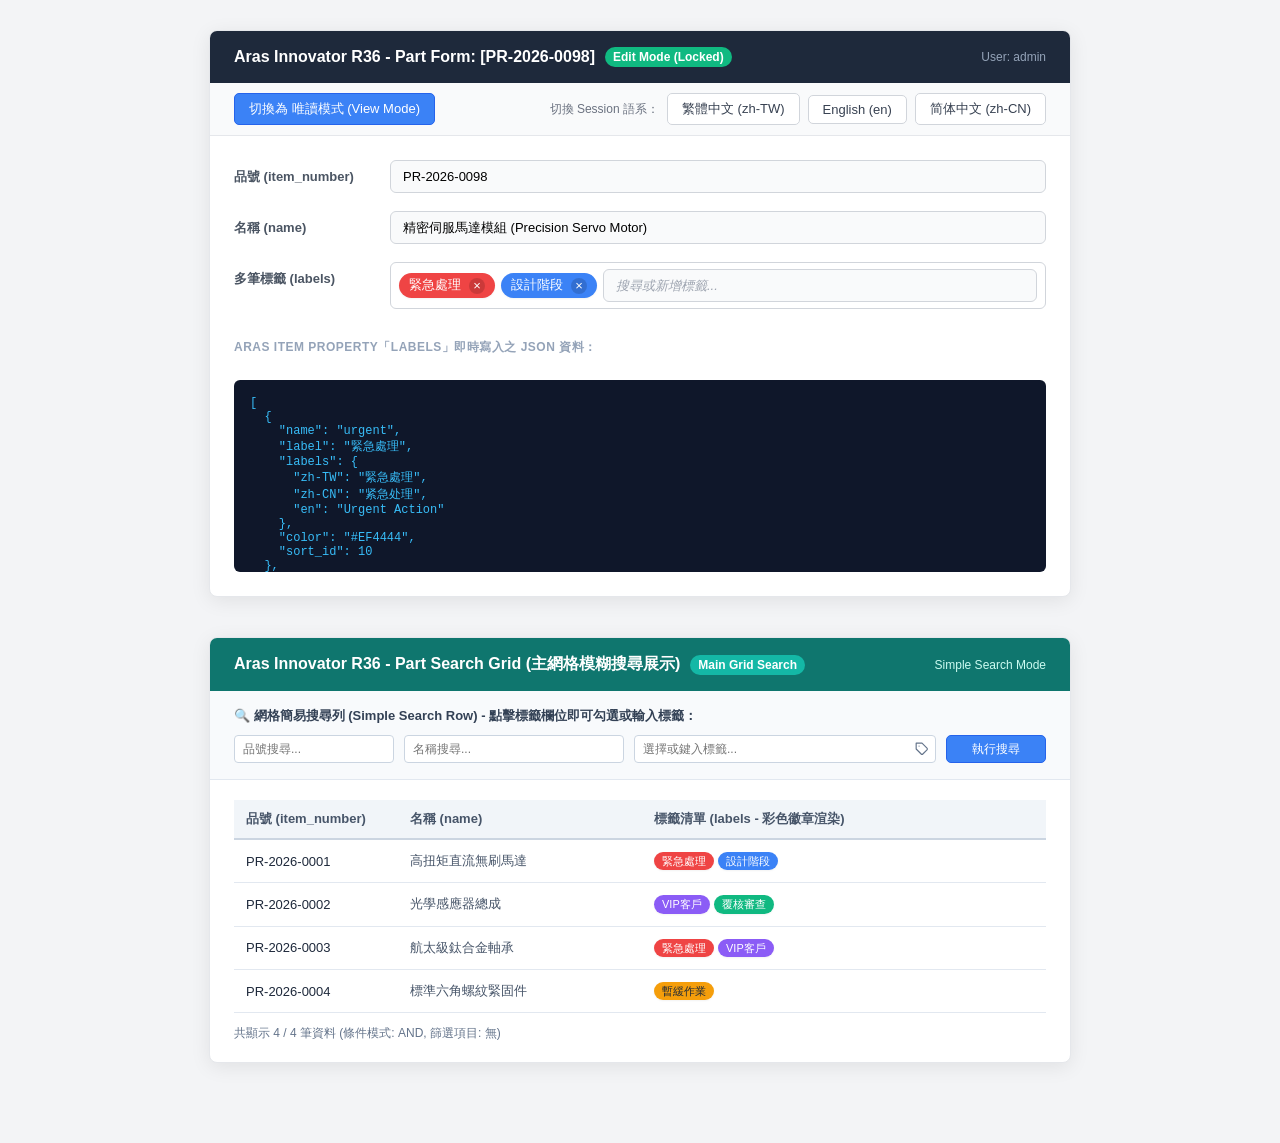
<file: tests/demo/index.html>
<!DOCTYPE html>
<html lang="zh-TW">
<head>
  <meta charset="UTF-8" />
  <meta name="viewport" content="width=device-width, initial-scale=1.0" />
  <title>Aras Innovator R36 - Multi-Label Form Field 模擬測試展示</title>
  <link rel="stylesheet" href="../../src/styles/label-widget.css" />
  <style>
    body {
      font-family: -apple-system, BlinkMacSystemFont, "Segoe UI", Roboto, "Helvetica Neue", Arial, sans-serif;
      background-color: #F3F4F6;
      margin: 0;
      padding: 30px 20px;
      color: #1F2937;
    }
    .aras-window {
      max-width: 860px;
      margin: 0 auto;
      background: #FFFFFF;
      border-radius: 8px;
      box-shadow: 0 4px 20px rgba(0, 0, 0, 0.08);
      overflow: hidden;
      border: 1px solid #E5E7EB;
    }
    .aras-header {
      background: #1E293B;
      color: #FFFFFF;
      padding: 16px 24px;
      display: flex;
      justify-content: space-between;
      align-items: center;
    }
    .aras-header h1 {
      font-size: 16px;
      margin: 0;
      font-weight: 600;
      display: flex;
      align-items: center;
      gap: 10px;
    }
    .aras-status-pill {
      font-size: 12px;
      padding: 3px 8px;
      border-radius: 12px;
      background: #10B981;
      color: #FFFFFF;
    }
    .aras-toolbar {
      background: #F9FAFB;
      border-bottom: 1px solid #E5E7EB;
      padding: 10px 24px;
      display: flex;
      gap: 12px;
      align-items: center;
    }
    .aras-btn {
      padding: 6px 14px;
      font-size: 13px;
      border-radius: 5px;
      border: 1px solid #D1D5DB;
      background: #FFFFFF;
      cursor: pointer;
      color: #374151;
      transition: all 0.15s;
    }
    .aras-btn:hover {
      background: #F3F4F6;
      border-color: #9CA3AF;
    }
    .aras-btn.primary {
      background: #3B82F6;
      color: #FFFFFF;
      border-color: #2563EB;
    }
    .aras-btn.primary:hover {
      background: #2563EB;
    }
    .aras-form-body {
      padding: 24px;
    }
    .form-grid {
      display: grid;
      grid-template-columns: 140px 1fr;
      gap: 18px 16px;
      align-items: start;
    }
    .field-label {
      font-size: 13px;
      font-weight: 600;
      color: #4B5563;
      padding-top: 8px;
    }
    .field-control input[type="text"] {
      width: 100%;
      padding: 8px 12px;
      font-size: 13px;
      border: 1px solid #D1D5DB;
      border-radius: 6px;
      box-sizing: border-box;
      background: #F9FAFB;
    }
    .preview-box {
      margin-top: 24px;
      background: #0F172A;
      color: #38BDF8;
      padding: 16px;
      border-radius: 6px;
      font-family: monospace;
      font-size: 12px;
      white-space: pre-wrap;
      word-break: break-all;
      max-height: 160px;
      overflow-y: auto;
    }
    .preview-title {
      font-size: 12px;
      color: #94A3B8;
      margin-bottom: 6px;
      font-weight: 600;
      text-transform: uppercase;
      letter-spacing: 0.5px;
    }
  </style>
</head>
<body>

  <div class="aras-window">
    <!-- 表單標題 -->
    <div class="aras-header">
      <h1>
        <span>Aras Innovator R36 - Part Form: [PR-2026-0098]</span>
        <span class="aras-status-pill" id="modeIndicator">Edit Mode (Locked)</span>
      </h1>
      <span style="font-size: 12px; color: #94A3B8;">User: admin</span>
    </div>

    <!-- 模擬工具列 -->
    <div class="aras-toolbar">
      <button class="aras-btn primary" id="btnToggleMode">切換為 唯讀模式 (View Mode)</button>
      <div style="margin-left: auto; display: flex; align-items: center; gap: 8px;">
        <span style="font-size: 12px; color: #6B7280;">切換 Session 語系：</span>
        <button class="aras-btn" id="btnLangZhTW">繁體中文 (zh-TW)</button>
        <button class="aras-btn" id="btnLangEn">English (en)</button>
        <button class="aras-btn" id="btnLangZhCN">简体中文 (zh-CN)</button>
      </div>
    </div>

    <!-- 表單主體 -->
    <div class="aras-form-body">
      <div class="form-grid">
        <div class="field-label">品號 (item_number)</div>
        <div class="field-control">
          <input type="text" value="PR-2026-0098" readonly />
        </div>

        <div class="field-label">名稱 (name)</div>
        <div class="field-control">
          <input type="text" value="精密伺服馬達模組 (Precision Servo Motor)" readonly />
        </div>

        <div class="field-label">多筆標籤 (labels)</div>
        <div class="field-control">
          <!-- 這是我們的自訂 Client Form Field 掛載點 -->
          <div id="labelFieldMountPoint"></div>
        </div>
      </div>

      <!-- 即時屬性儲存監視器 -->
      <div class="preview-title" style="margin-top: 30px;">Aras Item Property「labels」即時寫入之 JSON 資料：</div>
      <div class="preview-box" id="jsonMonitor">[]</div>
    </div>
  </div>

  <!-- 載入模組 -->
  <link rel="stylesheet" href="../../src/search/search-widget.css" />
  <script src="../../src/models/LabelTag.js"></script>
  <script src="../../src/core/LabelStore.js"></script>
  <script src="../../src/core/LabelRenderer.js"></script>
  <script src="../../src/adapter/IArasAdapter.js"></script>
  <script src="../../src/adapter/MockArasAdapter.js"></script>
  <script src="../../src/controller/MultiLabelController.js"></script>
  <script src="../../src/search/SearchCriteriaTranslator.js"></script>
  <script src="../../src/search/GridCellFormatter.js"></script>
  <script src="../../src/search/LabelSearchWidget.js"></script>

  <!-- 模擬 Aras 主網格搜尋 (Main Grid Search) 區塊 -->
  <div class="aras-window" style="margin-top: 40px; margin-bottom: 50px;">
    <div class="aras-header" style="background: #0F766E;">
      <h1>
        <span>Aras Innovator R36 - Part Search Grid (主網格模糊搜尋展示)</span>
        <span class="aras-status-pill" style="background: #14B8A6;">Main Grid Search</span>
      </h1>
      <span style="font-size: 12px; color: #CCFBF1;">Simple Search Mode</span>
    </div>

    <!-- 搜尋工具與欄位過濾列 -->
    <div style="padding: 16px 24px; background: #F8FAFC; border-bottom: 1px solid #E2E8F0;">
      <div style="font-size: 13px; font-weight: 600; color: #334155; margin-bottom: 10px;">
        🔍 網格簡易搜尋列 (Simple Search Row) - 點擊標籤欄位即可勾選或輸入標籤：
      </div>
      <div style="display: grid; grid-template-columns: 160px 220px 1fr 100px; gap: 10px; align-items: center;">
        <div>
          <input type="text" placeholder="品號搜尋..." style="width: 100%; height: 28px; padding: 4px 8px; font-size: 12px; border: 1px solid #CBD5E1; border-radius: 4px; box-sizing: border-box;" readonly />
        </div>
        <div>
          <input type="text" placeholder="名稱搜尋..." style="width: 100%; height: 28px; padding: 4px 8px; font-size: 12px; border: 1px solid #CBD5E1; border-radius: 4px; box-sizing: border-box;" readonly />
        </div>
        <!-- 這是搜尋列的多標籤掛載點 -->
        <div id="searchWidgetMountPoint"></div>
        <div>
          <button class="aras-btn primary" id="btnRunSearch" style="width: 100%; height: 28px; padding: 0; font-size: 12px;">執行搜尋</button>
        </div>
      </div>
    </div>

    <!-- 搜尋結果資料表格 -->
    <div style="padding: 20px 24px;">
      <table style="width: 100%; border-collapse: collapse; font-size: 13px; text-align: left;">
        <thead>
          <tr style="background: #F1F5F9; border-bottom: 2px solid #CBD5E1; color: #475569;">
            <th style="padding: 10px 12px; width: 140px;">品號 (item_number)</th>
            <th style="padding: 10px 12px; width: 220px;">名稱 (name)</th>
            <th style="padding: 10px 12px;">標籤清單 (labels - 彩色徽章渲染)</th>
          </tr>
        </thead>
        <tbody id="gridTableBody">
          <!-- 資料列由 JS 動態渲染 -->
        </tbody>
      </table>
      <div id="gridSearchStatus" style="margin-top: 12px; font-size: 12px; color: #64748B;"></div>
    </div>
  </div>

  <script>
    // 1. 初始化表單環境
    const mockAdapter = new MockArasAdapter({
      currentLanguage: "zh-TW",
      editMode: true,
      onPropertyChangeCallback: (prop, val) => {
        updateMonitor(val);
      }
    });

    const defaultData = JSON.stringify([
      {
        name: "urgent",
        label: "緊急處理",
        labels: { "zh-TW": "緊急處理", "zh-CN": "紧急处理", "en": "Urgent Action" },
        color: "#EF4444",
        sort_id: 10
      },
      {
        name: "design",
        label: "設計階段",
        labels: { "zh-TW": "設計階段", "zh-CN": "设计阶段", "en": "Design Stage" },
        color: "#3B82F6",
        sort_id: 30
      }
    ]);
    mockAdapter.setPropertyValue("labels", defaultData);

    const controller = new MultiLabelController({
      container: "labelFieldMountPoint",
      propertyName: "labels",
      labelCategoryName: "Part_Labels",
      adapter: mockAdapter
    });

    controller.init().then(() => {
      updateMonitor(mockAdapter.getPropertyValue("labels"));
    });

    function updateMonitor(val) {
      const el = document.getElementById("jsonMonitor");
      try {
        const obj = JSON.parse(val || "[]");
        el.textContent = JSON.stringify(obj, null, 2);
      } catch (e) {
        el.textContent = val;
      }
    }

    // 模式切換按鈕
    const btnToggleMode = document.getElementById("btnToggleMode");
    const modeIndicator = document.getElementById("modeIndicator");
    btnToggleMode.addEventListener("click", () => {
      const current = mockAdapter.isEditMode();
      const next = !current;
      mockAdapter.setEditMode(next);
      controller.setEditMode(next);

      if (next) {
        btnToggleMode.textContent = "切換為 唯讀模式 (View Mode)";
        modeIndicator.textContent = "Edit Mode (Locked)";
        modeIndicator.style.background = "#10B981";
      } else {
        btnToggleMode.textContent = "切換為 編輯模式 (Edit Mode)";
        modeIndicator.textContent = "View Mode (Read-Only)";
        modeIndicator.style.background = "#6B7280";
      }
    });

    // 語系切換按鈕
    let currentSessionLang = "zh-TW";
    function setSystemLanguage(lang) {
      currentSessionLang = lang;
      mockAdapter.setLanguage(lang);
      controller.changeLanguage(lang);
      if (searchWidget) searchWidget.setLanguage(lang);
      renderGridTable(); // 刷新表格
    }

    document.getElementById("btnLangZhTW").addEventListener("click", () => setSystemLanguage("zh-TW"));
    document.getElementById("btnLangEn").addEventListener("click", () => setSystemLanguage("en"));
    document.getElementById("btnLangZhCN").addEventListener("click", () => setSystemLanguage("zh-CN"));

    // ==========================================
    // 2. 主網格搜尋與多標籤過濾邏輯
    // ==========================================
    const sampleRecords = [
      {
        item_number: "PR-2026-0001",
        name: "高扭矩直流無刷馬達",
        labels: JSON.stringify([
          { name: "urgent", label: "緊急處理", labels: { "zh-TW": "緊急處理", "en": "Urgent Action", "zh-CN": "紧急处理" }, color: "#EF4444", sort_id: 10 },
          { name: "design", label: "設計階段", labels: { "zh-TW": "設計階段", "en": "Design Stage", "zh-CN": "设计阶段" }, color: "#3B82F6", sort_id: 30 }
        ])
      },
      {
        item_number: "PR-2026-0002",
        name: "光學感應器總成",
        labels: JSON.stringify([
          { name: "vip", label: "VIP客戶", labels: { "zh-TW": "VIP客戶", "en": "VIP Customer", "zh-CN": "VIP客户" }, color: "#8B5CF6", sort_id: 20 },
          { name: "review", label: "覆核審查", labels: { "zh-TW": "覆核審查", "en": "In Review", "zh-CN": "复核审查" }, color: "#10B981", sort_id: 40 }
        ])
      },
      {
        item_number: "PR-2026-0003",
        name: "航太級鈦合金軸承",
        labels: JSON.stringify([
          { name: "urgent", label: "緊急處理", labels: { "zh-TW": "緊急處理", "en": "Urgent Action", "zh-CN": "紧急处理" }, color: "#EF4444", sort_id: 10 },
          { name: "vip", label: "VIP客戶", labels: { "zh-TW": "VIP客戶", "en": "VIP Customer", "zh-CN": "VIP客户" }, color: "#8B5CF6", sort_id: 20 }
        ])
      },
      {
        item_number: "PR-2026-0004",
        name: "標準六角螺紋緊固件",
        labels: JSON.stringify([
          { name: "hold", label: "暫緩作業", labels: { "zh-TW": "暫緩作業", "en": "On Hold", "zh-CN": "暂缓作业" }, color: "#F59E0B", sort_id: 50 }
        ])
      }
    ];

    let currentFilterCriteria = { tagKeys: [], rawInput: "", mode: "AND" };

    // 初始化搜尋列組件
    const searchWidget = new LabelSearchWidget({
      container: "searchWidgetMountPoint",
      availableTags: mockAdapter.mockTags,
      currentLanguage: currentSessionLang,
      defaultMode: "AND",
      onApplySearch: (criteria) => {
        currentFilterCriteria = criteria;
        renderGridTable();
      }
    });

    document.getElementById("btnRunSearch").addEventListener("click", () => {
      searchWidget.parseInputAndSearch();
    });

    function renderGridTable() {
      const tbody = document.getElementById("gridTableBody");
      tbody.innerHTML = "";

      const terms = currentFilterCriteria.tagKeys && currentFilterCriteria.tagKeys.length > 0 
        ? currentFilterCriteria.tagKeys 
        : SearchCriteriaTranslator.parseTerms(currentFilterCriteria.rawInput);

      const filtered = sampleRecords.filter((rec) => {
        if (terms.length === 0) return true;
        return SearchCriteriaTranslator.matchesRecord(rec.labels, terms, currentFilterCriteria.mode);
      });

      if (filtered.length === 0) {
        tbody.innerHTML = `<tr><td colspan="3" style="text-align: center; padding: 24px; color: #94A3B8;">查無符合所選標籤的資料項目</td></tr>`;
      } else {
        filtered.forEach((rec) => {
          const tr = document.createElement("tr");
          tr.style.borderBottom = "1px solid #E2E8F0";
          tr.innerHTML = `
            <td style="padding: 10px 12px; font-weight: 500; color: #1E293B;">${rec.item_number}</td>
            <td style="padding: 10px 12px; color: #475569;">${rec.name}</td>
            <td style="padding: 10px 12px;">${GridCellFormatter.formatToHTML(rec.labels, currentSessionLang)}</td>
          `;
          tbody.appendChild(tr);
        });
      }

      const statusEl = document.getElementById("gridSearchStatus");
      statusEl.textContent = `共顯示 ${filtered.length} / ${sampleRecords.length} 筆資料 (條件模式: ${currentFilterCriteria.mode}, 篩選項目: ${terms.length > 0 ? terms.join(', ') : '無'})`;
    }

    // 初始化渲染表格
    renderGridTable();
  </script>

</body>
</html>
</file>
<file: src/styles/label-widget.css>
/**
 * @file label-widget.css
 * @description Aras Innovator R36 多標籤 Form Field 視覺風格樣式表
 * 具備色彩徽章、流暢微動效、聚焦外框、下拉候選搜尋面板與唯讀防護。
 */

/* 根容器與變數設定 */
:root {
  --bcs-tag-font-family: -apple-system, BlinkMacSystemFont, "Segoe UI", Roboto, Helvetica, Arial, sans-serif;
  --bcs-tag-bg: #FFFFFF;
  --bcs-tag-border: #D1D5DB;
  --bcs-tag-border-focus: #3B82F6;
  --bcs-tag-shadow-focus: 0 0 0 3px rgba(59, 130, 246, 0.2);
  --bcs-tag-text-muted: #6B7280;
  --bcs-tag-dropdown-bg: #FFFFFF;
  --bcs-tag-dropdown-shadow: 0 10px 25px -5px rgba(0, 0, 0, 0.1), 0 8px 10px -6px rgba(0, 0, 0, 0.1);
  --bcs-tag-radius: 6px;
  --bcs-tag-transition: all 0.18s cubic-bezier(0.4, 0, 0.2, 1);
}

/* 主容器 */
.bcs-multi-label-container {
  position: relative;
  font-family: var(--bcs-tag-font-family);
  width: 100%;
  max-width: 100%;
  box-sizing: border-box;
}

/* 標籤輸入包裝外框 */
.bcs-tag-wrapper {
  display: flex;
  flex-wrap: wrap;
  align-items: center;
  gap: 6px;
  padding: 6px 8px;
  min-height: 40px;
  background-color: var(--bcs-tag-bg);
  border: 1px solid var(--bcs-tag-border);
  border-radius: var(--bcs-tag-radius);
  transition: var(--bcs-tag-transition);
  cursor: text;
  box-sizing: border-box;
}

.bcs-tag-wrapper:hover {
  border-color: #9CA3AF;
}

.bcs-tag-wrapper.is-focused {
  border-color: var(--bcs-tag-border-focus);
  box-shadow: var(--bcs-tag-shadow-focus);
}

/* 唯讀狀態外框 */
.bcs-tag-wrapper.is-readonly {
  background-color: #F9FAFB;
  border-color: #E5E7EB;
  cursor: default;
}

.bcs-tag-wrapper.is-readonly:hover {
  border-color: #E5E7EB;
}

/* 標籤徽章 (Chip / Badge) */
.bcs-tag-badge {
  display: inline-flex;
  align-items: center;
  gap: 6px;
  padding: 3px 10px;
  border-radius: 9999px;
  font-size: 13px;
  font-weight: 500;
  line-height: 1.4;
  color: #FFFFFF;
  box-shadow: 0 1px 2px 0 rgba(0, 0, 0, 0.05);
  transition: var(--bcs-tag-transition);
  user-select: none;
  animation: bcsTagPopIn 0.2s cubic-bezier(0.175, 0.885, 0.32, 1.275);
}

.bcs-tag-badge:hover {
  transform: translateY(-1px);
  box-shadow: 0 3px 6px -1px rgba(0, 0, 0, 0.12);
}

/* 標籤刪除按鈕 (x) */
.bcs-tag-remove-btn {
  display: inline-flex;
  align-items: center;
  justify-content: center;
  width: 16px;
  height: 16px;
  margin-left: 2px;
  border-radius: 50%;
  background: rgba(0, 0, 0, 0.15);
  color: inherit;
  font-size: 13px;
  line-height: 1;
  cursor: pointer;
  border: none;
  padding: 0;
  transition: var(--bcs-tag-transition);
}

.bcs-tag-remove-btn:hover {
  background: rgba(0, 0, 0, 0.35);
}

/* 搜尋/輸入框 */
.bcs-tag-input {
  flex: 1 1 120px;
  min-width: 80px;
  border: none;
  outline: none;
  font-size: 13px;
  padding: 4px 6px;
  background: transparent;
  color: #1F2937;
  font-family: inherit;
}

.bcs-tag-input::placeholder {
  color: #9CA3AF;
  font-style: italic;
}

/* 候選下拉面板 */
.bcs-tag-dropdown {
  position: absolute;
  top: calc(100% + 4px);
  left: 0;
  right: 0;
  z-index: 1000;
  background-color: var(--bcs-tag-dropdown-bg);
  border: 1px solid #E5E7EB;
  border-radius: var(--bcs-tag-radius);
  box-shadow: var(--bcs-tag-dropdown-shadow);
  max-height: 220px;
  overflow-y: auto;
  padding: 6px;
  display: none;
  animation: bcsDropdownSlide 0.18s ease-out;
}

.bcs-tag-dropdown.is-open {
  display: block;
}

/* 下拉候選項 */
.bcs-dropdown-item {
  display: flex;
  align-items: center;
  justify-content: space-between;
  padding: 8px 10px;
  border-radius: 4px;
  font-size: 13px;
  color: #374151;
  cursor: pointer;
  transition: var(--bcs-tag-transition);
}

.bcs-dropdown-item:hover,
.bcs-dropdown-item.is-highlighted {
  background-color: #F3F4F6;
  color: #111827;
}

/* 下拉項目的色彩預覽圓點 */
.bcs-dropdown-color-dot {
  width: 10px;
  height: 10px;
  border-radius: 50%;
  display: inline-block;
  margin-right: 8px;
  box-shadow: 0 0 0 1px rgba(0, 0, 0, 0.1);
}

.bcs-dropdown-left {
  display: flex;
  align-items: center;
}

.bcs-dropdown-subtext {
  font-size: 11px;
  color: #9CA3AF;
  margin-left: 6px;
}

/* 空搜尋結果提示 */
.bcs-dropdown-empty {
  padding: 12px;
  text-align: center;
  font-size: 12px;
  color: #9CA3AF;
}

/* 動畫定義 */
@keyframes bcsTagPopIn {
  0% {
    opacity: 0;
    transform: scale(0.85);
  }
  100% {
    opacity: 1;
    transform: scale(1);
  }
}

@keyframes bcsDropdownSlide {
  0% {
    opacity: 0;
    transform: translateY(-6px);
  }
  100% {
    opacity: 1;
    transform: translateY(0);
  }
}

/* 重複標籤警示晃動動畫 */
@keyframes bcsTagShake {
  0%, 100% { transform: translateX(0); }
  20%, 60% { transform: translateX(-4px); }
  40%, 80% { transform: translateX(4px); }
}

.bcs-tag-shake {
  animation: bcsTagShake 0.4s ease-in-out;
}
</file>
<file: src/search/search-widget.css>
/**
 * @file search-widget.css
 * @description Aras Innovator Search 介面多標籤選擇浮層與 Grid 彩色徽章樣式表
 */

/* 搜尋輸入列的包裝器 */
.bcs-search-input-wrapper {
  position: relative;
  display: inline-flex;
  align-items: center;
  width: 100%;
  box-sizing: border-box;
}

.bcs-search-field-input {
  width: 100%;
  height: 28px;
  padding: 4px 28px 4px 8px;
  font-size: 12px;
  border: 1px solid #CBD5E1;
  border-radius: 4px;
  outline: none;
  background-color: #FFFFFF;
  box-sizing: border-box;
  font-family: inherit;
  transition: border-color 0.15s ease, box-shadow 0.15s ease;
}

.bcs-search-field-input:focus {
  border-color: #3B82F6;
  box-shadow: 0 0 0 2px rgba(59, 130, 246, 0.2);
}

/* 觸發標籤挑選浮層的小圖示按鈕 */
.bcs-search-picker-btn {
  position: absolute;
  right: 4px;
  display: inline-flex;
  align-items: center;
  justify-content: center;
  width: 20px;
  height: 20px;
  border: none;
  background: transparent;
  color: #64748B;
  cursor: pointer;
  border-radius: 3px;
  padding: 0;
  transition: all 0.15s ease;
}

.bcs-search-picker-btn:hover {
  background: #F1F5F9;
  color: #1E293B;
}

/* 標籤挑選彈出浮層 (Popover) */
.bcs-search-popover {
  position: absolute;
  top: calc(100% + 4px);
  left: 0;
  width: 280px;
  background: #FFFFFF;
  border: 1px solid #E2E8F0;
  border-radius: 8px;
  box-shadow: 0 10px 25px -5px rgba(0, 0, 0, 0.12), 0 8px 10px -6px rgba(0, 0, 0, 0.08);
  z-index: 9999;
  padding: 10px;
  font-family: -apple-system, BlinkMacSystemFont, "Segoe UI", Roboto, sans-serif;
  box-sizing: border-box;
  display: none;
  animation: bcsPopoverFade 0.15s ease-out;
}

.bcs-search-popover.is-open {
  display: block;
}

/* 浮層標題與模式切換區 */
.bcs-popover-header {
  display: flex;
  justify-content: space-between;
  align-items: center;
  padding-bottom: 8px;
  border-bottom: 1px solid #F1F5F9;
  margin-bottom: 8px;
}

.bcs-popover-title {
  font-size: 12px;
  font-weight: 600;
  color: #334155;
}

/* AND / OR 運算子切換開關 */
.bcs-mode-toggle {
  display: inline-flex;
  background: #F1F5F9;
  border-radius: 4px;
  padding: 2px;
}

.bcs-mode-btn {
  font-size: 11px;
  font-weight: 500;
  border: none;
  background: transparent;
  padding: 2px 8px;
  border-radius: 3px;
  cursor: pointer;
  color: #64748B;
  transition: all 0.15s;
}

.bcs-mode-btn.is-active {
  background: #3B82F6;
  color: #FFFFFF;
  box-shadow: 0 1px 2px rgba(0, 0, 0, 0.1);
}

/* 候選標籤清單 */
.bcs-popover-list {
  max-height: 180px;
  overflow-y: auto;
  display: flex;
  flex-direction: column;
  gap: 4px;
  padding-right: 2px;
}

/* 標籤勾選項 */
.bcs-popover-item {
  display: flex;
  align-items: center;
  padding: 6px 8px;
  border-radius: 5px;
  cursor: pointer;
  font-size: 12px;
  color: #1E293B;
  transition: background-color 0.12s;
}

.bcs-popover-item:hover {
  background-color: #F8FAFC;
}

.bcs-popover-item.is-selected {
  background-color: #EFF6FF;
}

.bcs-popover-checkbox {
  margin-right: 8px;
  cursor: pointer;
}

.bcs-popover-tag-preview {
  display: inline-flex;
  align-items: center;
  gap: 6px;
  padding: 2px 8px;
  border-radius: 9999px;
  font-size: 11px;
  font-weight: 500;
}

/* 浮層底部按鈕區 */
.bcs-popover-footer {
  display: flex;
  justify-content: flex-end;
  gap: 8px;
  margin-top: 10px;
  padding-top: 8px;
  border-top: 1px solid #F1F5F9;
}

.bcs-popover-action-btn {
  padding: 4px 10px;
  font-size: 12px;
  border-radius: 4px;
  border: 1px solid #CBD5E1;
  background: #FFFFFF;
  color: #475569;
  cursor: pointer;
}

.bcs-popover-action-btn.apply {
  background: #3B82F6;
  color: #FFFFFF;
  border-color: #2563EB;
}

.bcs-popover-action-btn:hover {
  opacity: 0.9;
}

/* Grid Cell 彩色徽章渲染樣式 */
.bcs-grid-tags-cell {
  display: flex;
  flex-wrap: wrap;
  gap: 4px;
  align-items: center;
  padding: 2px 0;
}

.bcs-grid-tag-badge {
  display: inline-flex;
  align-items: center;
  padding: 2px 8px;
  border-radius: 9999px;
  font-size: 11px;
  font-weight: 500;
  line-height: 1.3;
  color: #FFFFFF;
  box-shadow: 0 1px 2px rgba(0, 0, 0, 0.05);
  white-space: nowrap;
}

@keyframes bcsPopoverFade {
  from { opacity: 0; transform: translateY(-4px); }
  to { opacity: 1; transform: translateY(0); }
}
</file>
